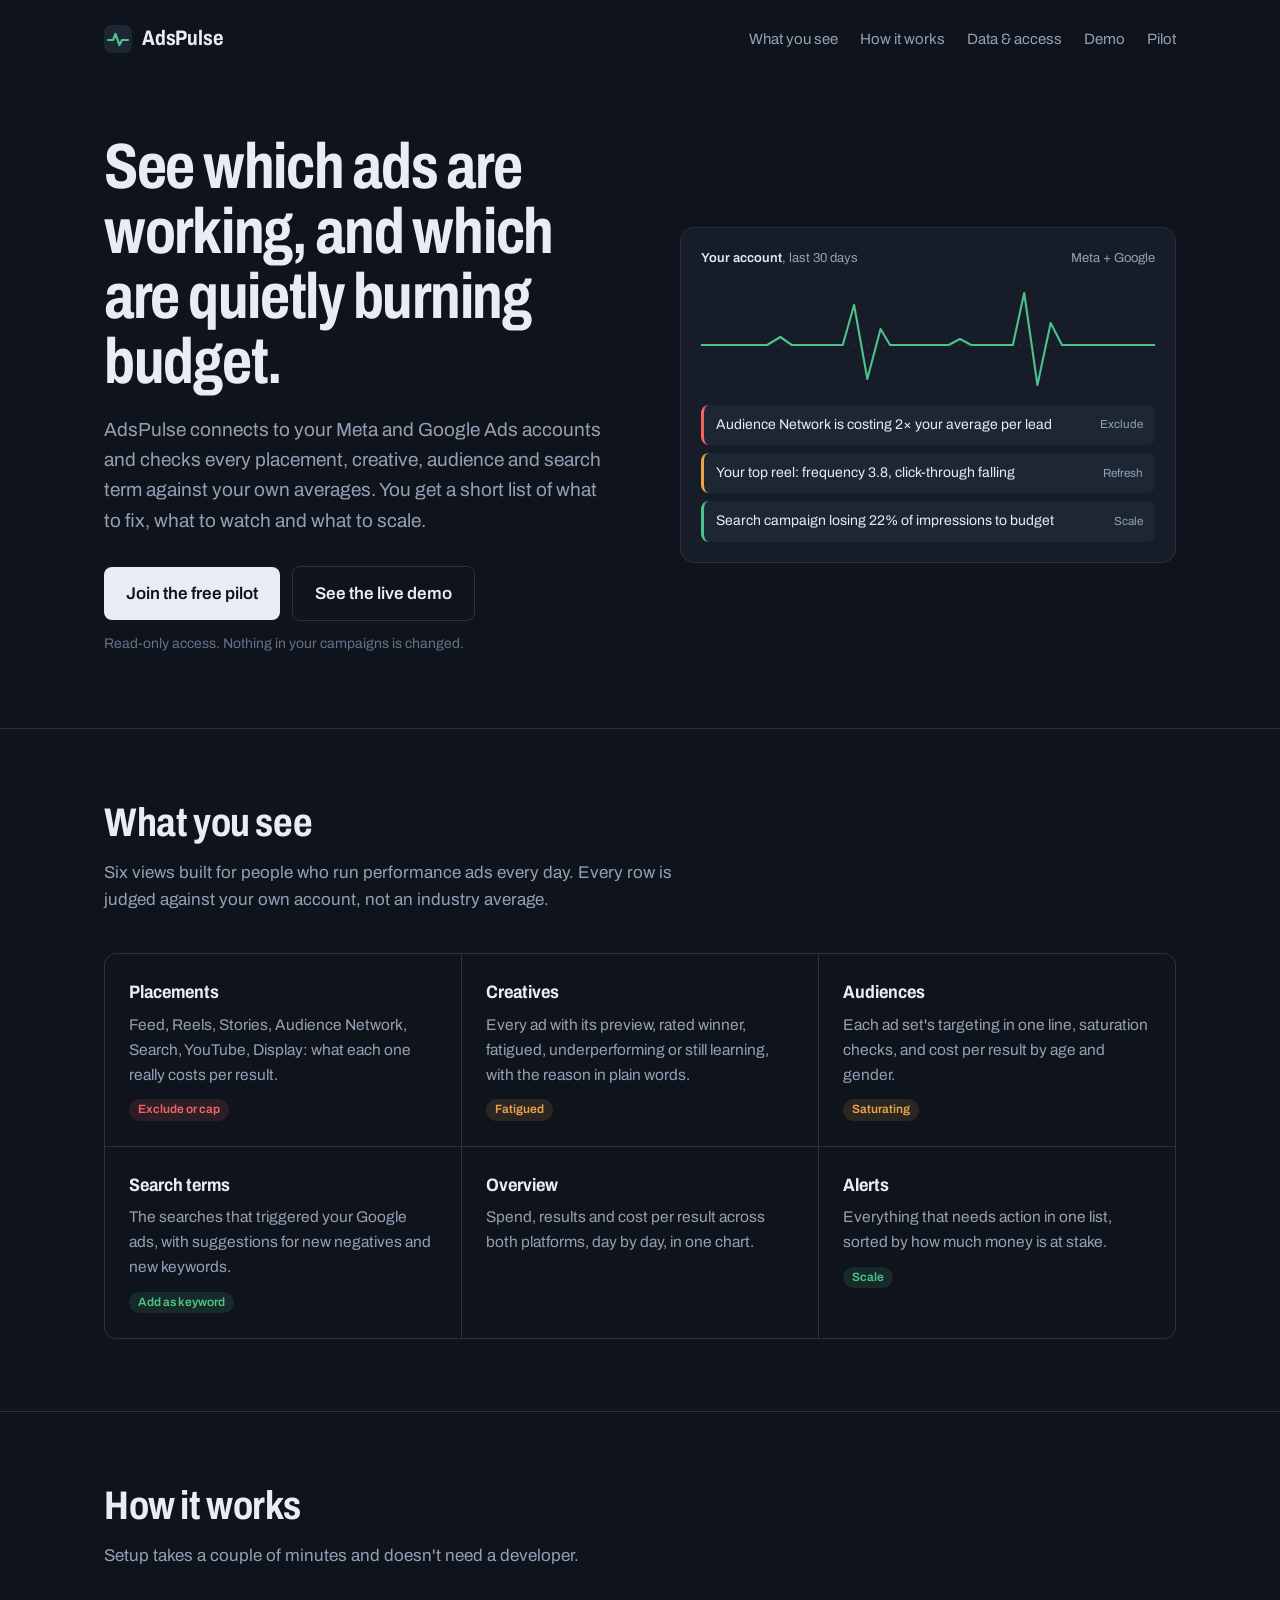
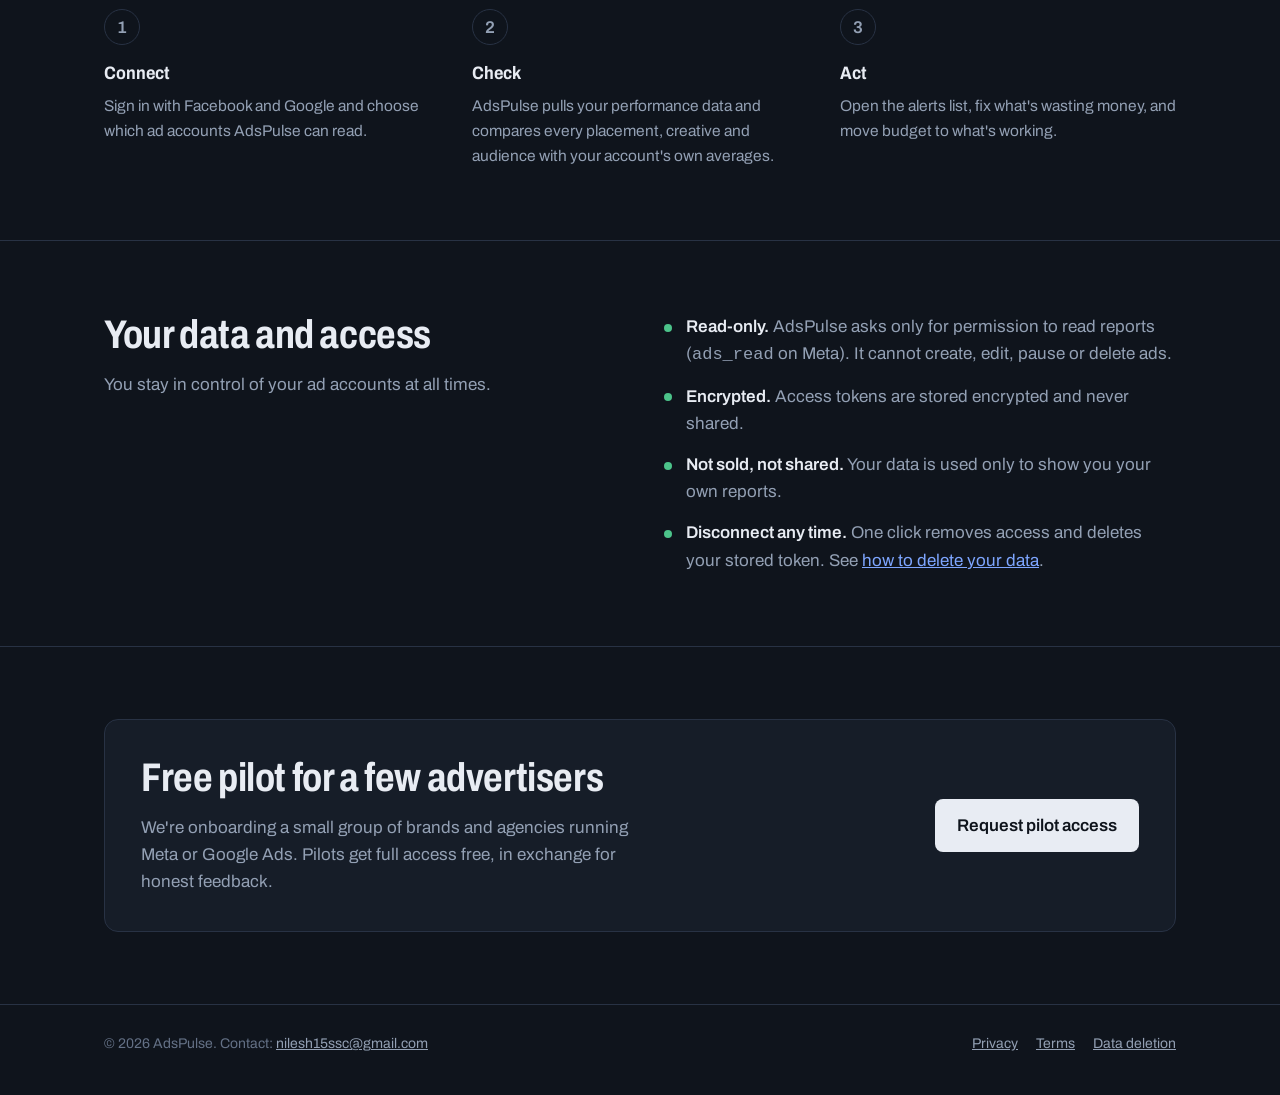
<file: index.html>
<!doctype html><html lang="en"><head><meta charset="utf-8"><meta name="viewport" content="width=device-width, initial-scale=1, viewport-fit=cover"><meta name="color-scheme" content="dark"><link rel="preconnect" href="https://fonts.googleapis.com"><link rel="preconnect" href="https://fonts.gstatic.com" crossorigin><link href="https://fonts.googleapis.com/css2?family=Archivo:wdth,wght@75..100,400..700&display=swap" rel="stylesheet"><link rel="stylesheet" href="style.css"><link rel="icon" href="data:image/svg+xml,<svg width='28' height='28' viewBox='0 0 28 28' aria-hidden='true'><rect width='28' height='28' rx='7' fill='%231d2633'/><path d='M4 15h5l2.5-6 4 11 2.5-5H24' fill='none' stroke='%234cc38a' stroke-width='2.2' stroke-linecap='round' stroke-linejoin='round'/></svg>">
<title>AdsPulse: Meta and Google Ads performance in one view</title>
<meta name="description" content="AdsPulse connects to your Meta and Google Ads accounts read-only and shows which placements, creatives, audiences and search terms are working, and what to fix.">
</head><body>
<div class="wrap"><header class="nav"><a class="logo" href="index.html"><svg width="28" height="28" viewBox="0 0 28 28" aria-hidden="true"><rect width="28" height="28" rx="7" fill="#1d2633"/><path d="M4 15h5l2.5-6 4 11 2.5-5H24" fill="none" stroke="#4cc38a" stroke-width="2.2" stroke-linecap="round" stroke-linejoin="round"/></svg>AdsPulse</a><nav aria-label="Main"><a href="index.html#what">What you see</a><a href="index.html#how">How it works</a><a href="index.html#trust">Data &amp; access</a><a href="app.html">Demo</a><a href="index.html#pilot">Pilot</a></nav></header></div>
<main>
<div class="wrap"><section class="hero">
 <div>
  <h1>See which ads are working, and which are quietly burning budget.</h1>
  <p class="lede">AdsPulse connects to your Meta and Google Ads accounts and checks every placement, creative, audience and search term against your own averages. You get a short list of what to fix, what to watch and what to scale.</p>
  <a class="cta" href="#pilot">Join the free pilot</a> <a class="cta ghost" href="app.html">See the live demo</a>
  <span class="cta-note">Read-only access. Nothing in your campaigns is changed.</span>
 </div>
 <figure class="monitor" aria-label="Example of an AdsPulse account summary" style="margin:0">
  <div class="mh"><span><b>Your account</b>, last 30 days</span><span>Meta + Google</span></div>
  <svg class="pulse" viewBox="0 0 480 120" preserveAspectRatio="none" aria-hidden="true">
   <line class="flat" x1="0" y1="70" x2="480" y2="70"/>
   <path d="M0 70 H70 L84 62 L96 70 H150 L162 30 L176 104 L190 54 L200 70 H262 L274 64 L286 70 H330 L342 18 L356 110 L370 48 L382 70 H480"/>
  </svg>
  <div class="flags">
   <div class="flag"><span>Audience Network is costing 2× your average per lead</span><small>Exclude</small></div>
   <div class="flag"><span>Your top reel: frequency 3.8, click-through falling</span><small>Refresh</small></div>
   <div class="flag"><span>Search campaign losing 22% of impressions to budget</span><small>Scale</small></div>
  </div>
 </figure>
</section></div>

<section class="band" id="what"><div class="wrap">
 <h2>What you see</h2>
 <p class="intro">Six views built for people who run performance ads every day. Every row is judged against your own account, not an industry average.</p>
 <div class="views">
  <div><h3>Placements</h3><p>Feed, Reels, Stories, Audience Network, Search, YouTube, Display: what each one really costs per result.</p><span class="verdict v-r">Exclude or cap</span></div>
  <div><h3>Creatives</h3><p>Every ad with its preview, rated winner, fatigued, underperforming or still learning, with the reason in plain words.</p><span class="verdict v-a">Fatigued</span></div>
  <div><h3>Audiences</h3><p>Each ad set's targeting in one line, saturation checks, and cost per result by age and gender.</p><span class="verdict v-a">Saturating</span></div>
  <div><h3>Search terms</h3><p>The searches that triggered your Google ads, with suggestions for new negatives and new keywords.</p><span class="verdict v-g">Add as keyword</span></div>
  <div><h3>Overview</h3><p>Spend, results and cost per result across both platforms, day by day, in one chart.</p></div>
  <div><h3>Alerts</h3><p>Everything that needs action in one list, sorted by how much money is at stake.</p><span class="verdict v-g">Scale</span></div>
 </div>
</div></section>

<section class="band" id="how"><div class="wrap">
 <h2>How it works</h2>
 <p class="intro">Setup takes a couple of minutes and doesn't need a developer.</p>
 <ol class="how">
  <li><h3>Connect</h3><p>Sign in with Facebook and Google and choose which ad accounts AdsPulse can read.</p></li>
  <li><h3>Check</h3><p>AdsPulse pulls your performance data and compares every placement, creative and audience with your account's own averages.</p></li>
  <li><h3>Act</h3><p>Open the alerts list, fix what's wasting money, and move budget to what's working.</p></li>
 </ol>
</div></section>

<section class="band" id="trust"><div class="wrap trust">
 <div><h2>Your data and access</h2><p class="intro" style="margin:0">You stay in control of your ad accounts at all times.</p></div>
 <ul>
  <li><b>Read-only.</b> AdsPulse asks only for permission to read reports (<code>ads_read</code> on Meta). It cannot create, edit, pause or delete ads.</li>
  <li><b>Encrypted.</b> Access tokens are stored encrypted and never shared.</li>
  <li><b>Not sold, not shared.</b> Your data is used only to show you your own reports.</li>
  <li><b>Disconnect any time.</b> One click removes access and deletes your stored token. See <a href="data-deletion.html">how to delete your data</a>.</li>
 </ul>
</div></section>

<section class="band" id="pilot"><div class="wrap">
 <div class="pilot">
  <div><h2>Free pilot for a few advertisers</h2><p>We're onboarding a small group of brands and agencies running Meta or Google Ads. Pilots get full access free, in exchange for honest feedback.</p></div>
  <a class="cta" href="mailto:nilesh15ssc@gmail.com?subject=AdsPulse%20pilot">Request pilot access</a>
 </div>
</div></section>
</main>
<footer><div class="wrap"><span>© 2026 AdsPulse. Contact: <a href="mailto:nilesh15ssc@gmail.com" style="margin:0">nilesh15ssc@gmail.com</a></span><span><a href="privacy.html">Privacy</a><a href="terms.html">Terms</a><a href="data-deletion.html">Data deletion</a></span></div></footer>
</body></html>
</file>
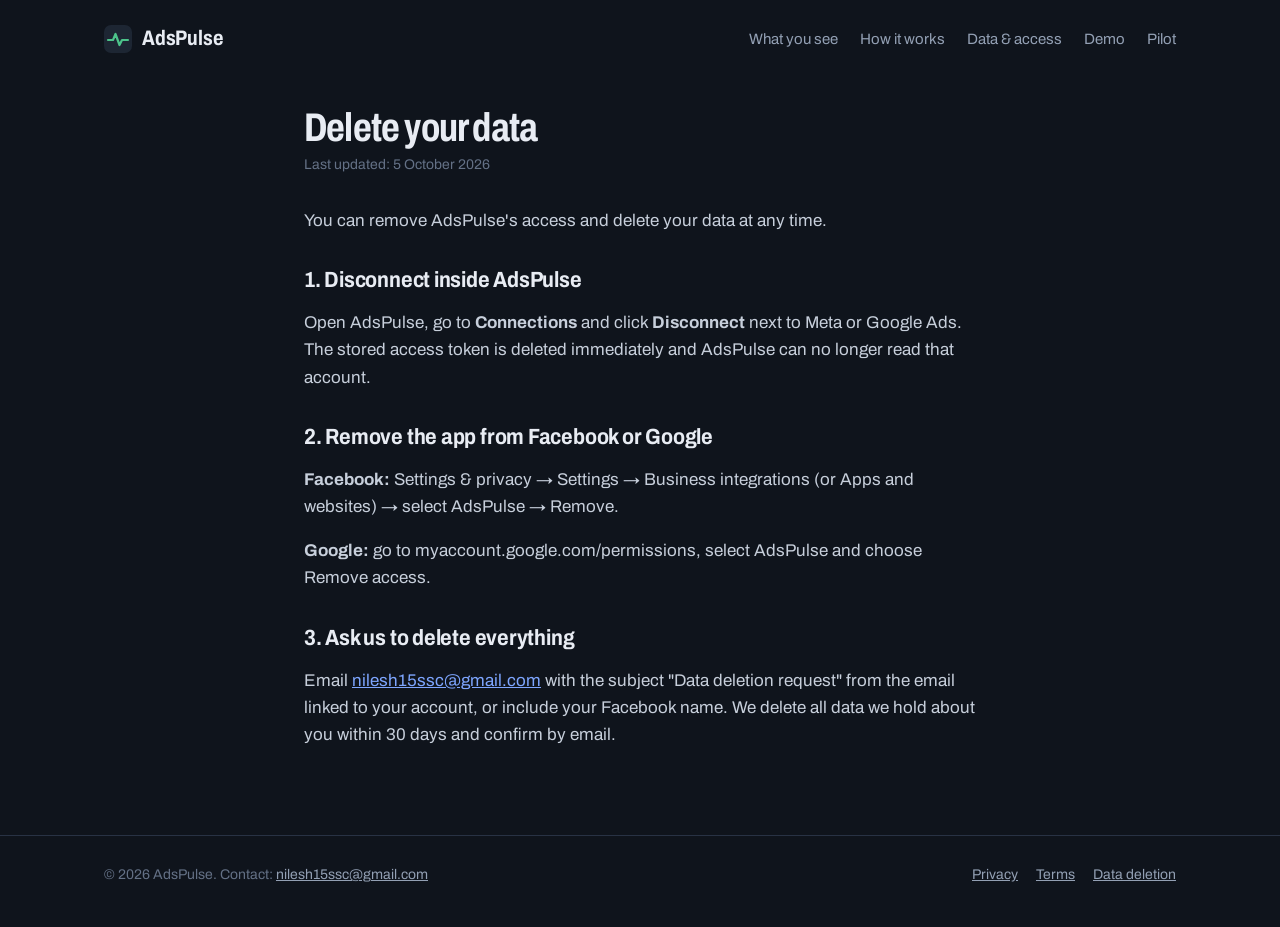
<file: data-deletion.html>
<!doctype html><html lang="en"><head><meta charset="utf-8"><meta name="viewport" content="width=device-width, initial-scale=1, viewport-fit=cover"><meta name="color-scheme" content="dark"><link rel="preconnect" href="https://fonts.googleapis.com"><link rel="preconnect" href="https://fonts.gstatic.com" crossorigin><link href="https://fonts.googleapis.com/css2?family=Archivo:wdth,wght@75..100,400..700&display=swap" rel="stylesheet"><link rel="stylesheet" href="style.css"><link rel="icon" href="data:image/svg+xml,<svg width='28' height='28' viewBox='0 0 28 28' aria-hidden='true'><rect width='28' height='28' rx='7' fill='%231d2633'/><path d='M4 15h5l2.5-6 4 11 2.5-5H24' fill='none' stroke='%234cc38a' stroke-width='2.2' stroke-linecap='round' stroke-linejoin='round'/></svg>"><title>Data deletion · AdsPulse</title></head><body>
<div class="wrap"><header class="nav"><a class="logo" href="index.html"><svg width="28" height="28" viewBox="0 0 28 28" aria-hidden="true"><rect width="28" height="28" rx="7" fill="#1d2633"/><path d="M4 15h5l2.5-6 4 11 2.5-5H24" fill="none" stroke="#4cc38a" stroke-width="2.2" stroke-linecap="round" stroke-linejoin="round"/></svg>AdsPulse</a><nav aria-label="Main"><a href="index.html#what">What you see</a><a href="index.html#how">How it works</a><a href="index.html#trust">Data &amp; access</a><a href="app.html">Demo</a><a href="index.html#pilot">Pilot</a></nav></header></div>
<main class="doc">
<h1>Delete your data</h1><p class="upd">Last updated: 5 October 2026</p>
<p>You can remove AdsPulse's access and delete your data at any time.</p>
<h2>1. Disconnect inside AdsPulse</h2>
<p>Open AdsPulse, go to <b>Connections</b> and click <b>Disconnect</b> next to Meta or Google Ads. The stored access token is deleted immediately and AdsPulse can no longer read that account.</p>
<h2>2. Remove the app from Facebook or Google</h2>
<p><b>Facebook:</b> Settings &amp; privacy → Settings → Business integrations (or Apps and websites) → select AdsPulse → Remove.</p>
<p><b>Google:</b> go to myaccount.google.com/permissions, select AdsPulse and choose Remove access.</p>
<h2>3. Ask us to delete everything</h2>
<p>Email <a href="mailto:nilesh15ssc@gmail.com?subject=Data%20deletion%20request">nilesh15ssc@gmail.com</a> with the subject "Data deletion request" from the email linked to your account, or include your Facebook name. We delete all data we hold about you within 30 days and confirm by email.</p>
</main>
<footer><div class="wrap"><span>© 2026 AdsPulse. Contact: <a href="mailto:nilesh15ssc@gmail.com" style="margin:0">nilesh15ssc@gmail.com</a></span><span><a href="privacy.html">Privacy</a><a href="terms.html">Terms</a><a href="data-deletion.html">Data deletion</a></span></div></footer>
</body></html>
</file>
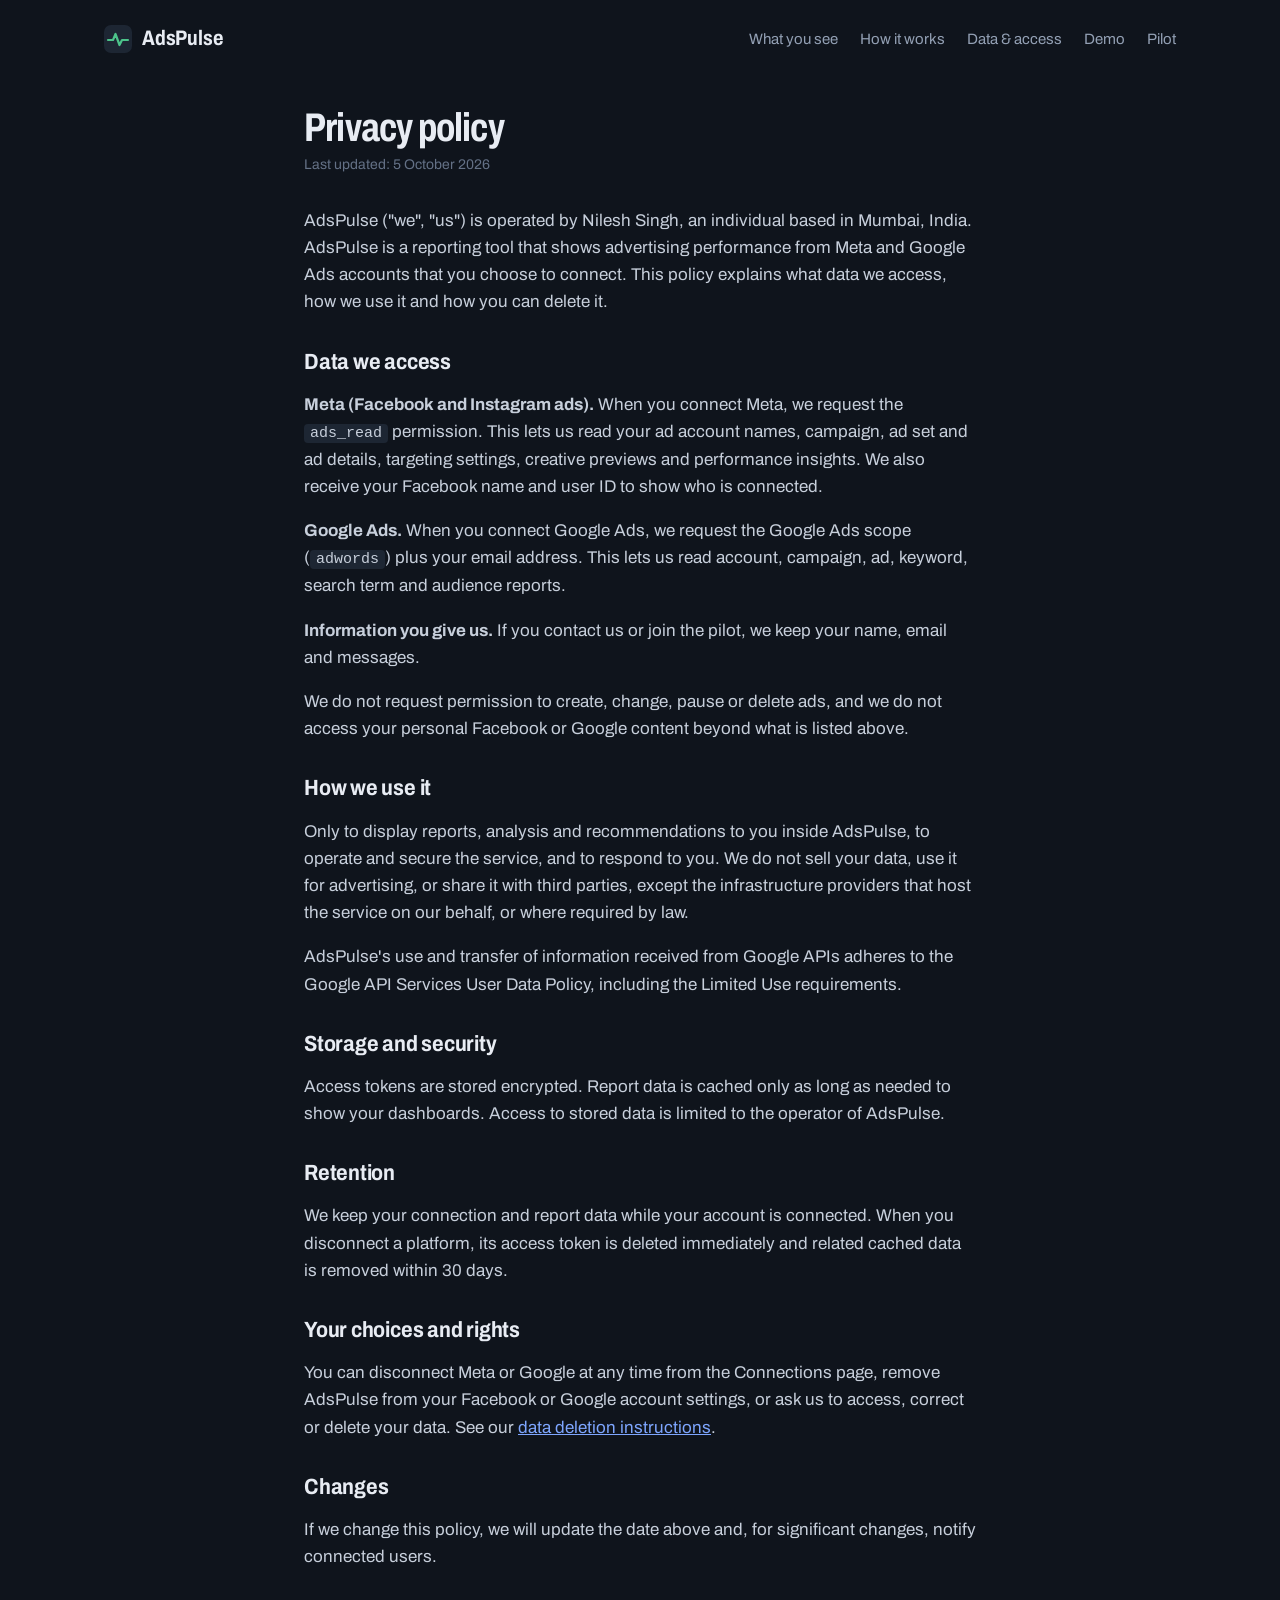
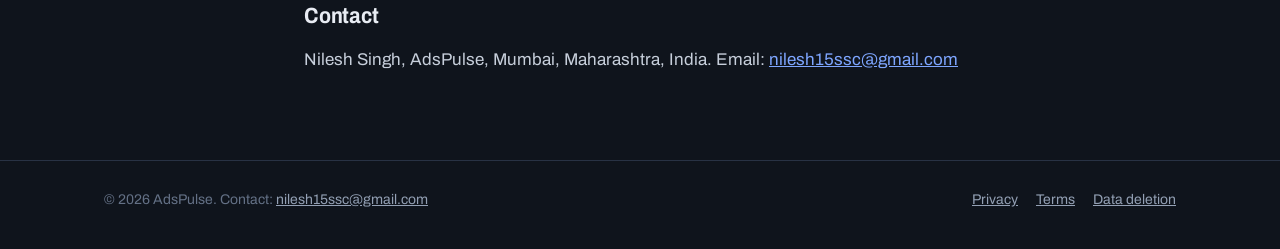
<file: privacy.html>
<!doctype html><html lang="en"><head><meta charset="utf-8"><meta name="viewport" content="width=device-width, initial-scale=1, viewport-fit=cover"><meta name="color-scheme" content="dark"><link rel="preconnect" href="https://fonts.googleapis.com"><link rel="preconnect" href="https://fonts.gstatic.com" crossorigin><link href="https://fonts.googleapis.com/css2?family=Archivo:wdth,wght@75..100,400..700&display=swap" rel="stylesheet"><link rel="stylesheet" href="style.css"><link rel="icon" href="data:image/svg+xml,<svg width='28' height='28' viewBox='0 0 28 28' aria-hidden='true'><rect width='28' height='28' rx='7' fill='%231d2633'/><path d='M4 15h5l2.5-6 4 11 2.5-5H24' fill='none' stroke='%234cc38a' stroke-width='2.2' stroke-linecap='round' stroke-linejoin='round'/></svg>"><title>Privacy policy · AdsPulse</title></head><body>
<div class="wrap"><header class="nav"><a class="logo" href="index.html"><svg width="28" height="28" viewBox="0 0 28 28" aria-hidden="true"><rect width="28" height="28" rx="7" fill="#1d2633"/><path d="M4 15h5l2.5-6 4 11 2.5-5H24" fill="none" stroke="#4cc38a" stroke-width="2.2" stroke-linecap="round" stroke-linejoin="round"/></svg>AdsPulse</a><nav aria-label="Main"><a href="index.html#what">What you see</a><a href="index.html#how">How it works</a><a href="index.html#trust">Data &amp; access</a><a href="app.html">Demo</a><a href="index.html#pilot">Pilot</a></nav></header></div>
<main class="doc">
<h1>Privacy policy</h1><p class="upd">Last updated: 5 October 2026</p>
<p>AdsPulse ("we", "us") is operated by Nilesh Singh, an individual based in Mumbai, India. AdsPulse is a reporting tool that shows advertising performance from Meta and Google Ads accounts that you choose to connect. This policy explains what data we access, how we use it and how you can delete it.</p>
<h2>Data we access</h2>
<p><b>Meta (Facebook and Instagram ads).</b> When you connect Meta, we request the <code>ads_read</code> permission. This lets us read your ad account names, campaign, ad set and ad details, targeting settings, creative previews and performance insights. We also receive your Facebook name and user ID to show who is connected.</p>
<p><b>Google Ads.</b> When you connect Google Ads, we request the Google Ads scope (<code>adwords</code>) plus your email address. This lets us read account, campaign, ad, keyword, search term and audience reports.</p>
<p><b>Information you give us.</b> If you contact us or join the pilot, we keep your name, email and messages.</p>
<p>We do not request permission to create, change, pause or delete ads, and we do not access your personal Facebook or Google content beyond what is listed above.</p>
<h2>How we use it</h2>
<p>Only to display reports, analysis and recommendations to you inside AdsPulse, to operate and secure the service, and to respond to you. We do not sell your data, use it for advertising, or share it with third parties, except the infrastructure providers that host the service on our behalf, or where required by law.</p>
<p>AdsPulse's use and transfer of information received from Google APIs adheres to the Google API Services User Data Policy, including the Limited Use requirements.</p>
<h2>Storage and security</h2>
<p>Access tokens are stored encrypted. Report data is cached only as long as needed to show your dashboards. Access to stored data is limited to the operator of AdsPulse.</p>
<h2>Retention</h2>
<p>We keep your connection and report data while your account is connected. When you disconnect a platform, its access token is deleted immediately and related cached data is removed within 30 days.</p>
<h2>Your choices and rights</h2>
<p>You can disconnect Meta or Google at any time from the Connections page, remove AdsPulse from your Facebook or Google account settings, or ask us to access, correct or delete your data. See our <a href="data-deletion.html">data deletion instructions</a>.</p>
<h2>Changes</h2>
<p>If we change this policy, we will update the date above and, for significant changes, notify connected users.</p>
<h2>Contact</h2>
<p>Nilesh Singh, AdsPulse, Mumbai, Maharashtra, India. Email: <a href="mailto:nilesh15ssc@gmail.com">nilesh15ssc@gmail.com</a></p>
</main>
<footer><div class="wrap"><span>© 2026 AdsPulse. Contact: <a href="mailto:nilesh15ssc@gmail.com" style="margin:0">nilesh15ssc@gmail.com</a></span><span><a href="privacy.html">Privacy</a><a href="terms.html">Terms</a><a href="data-deletion.html">Data deletion</a></span></div></footer>
</body></html>
</file>
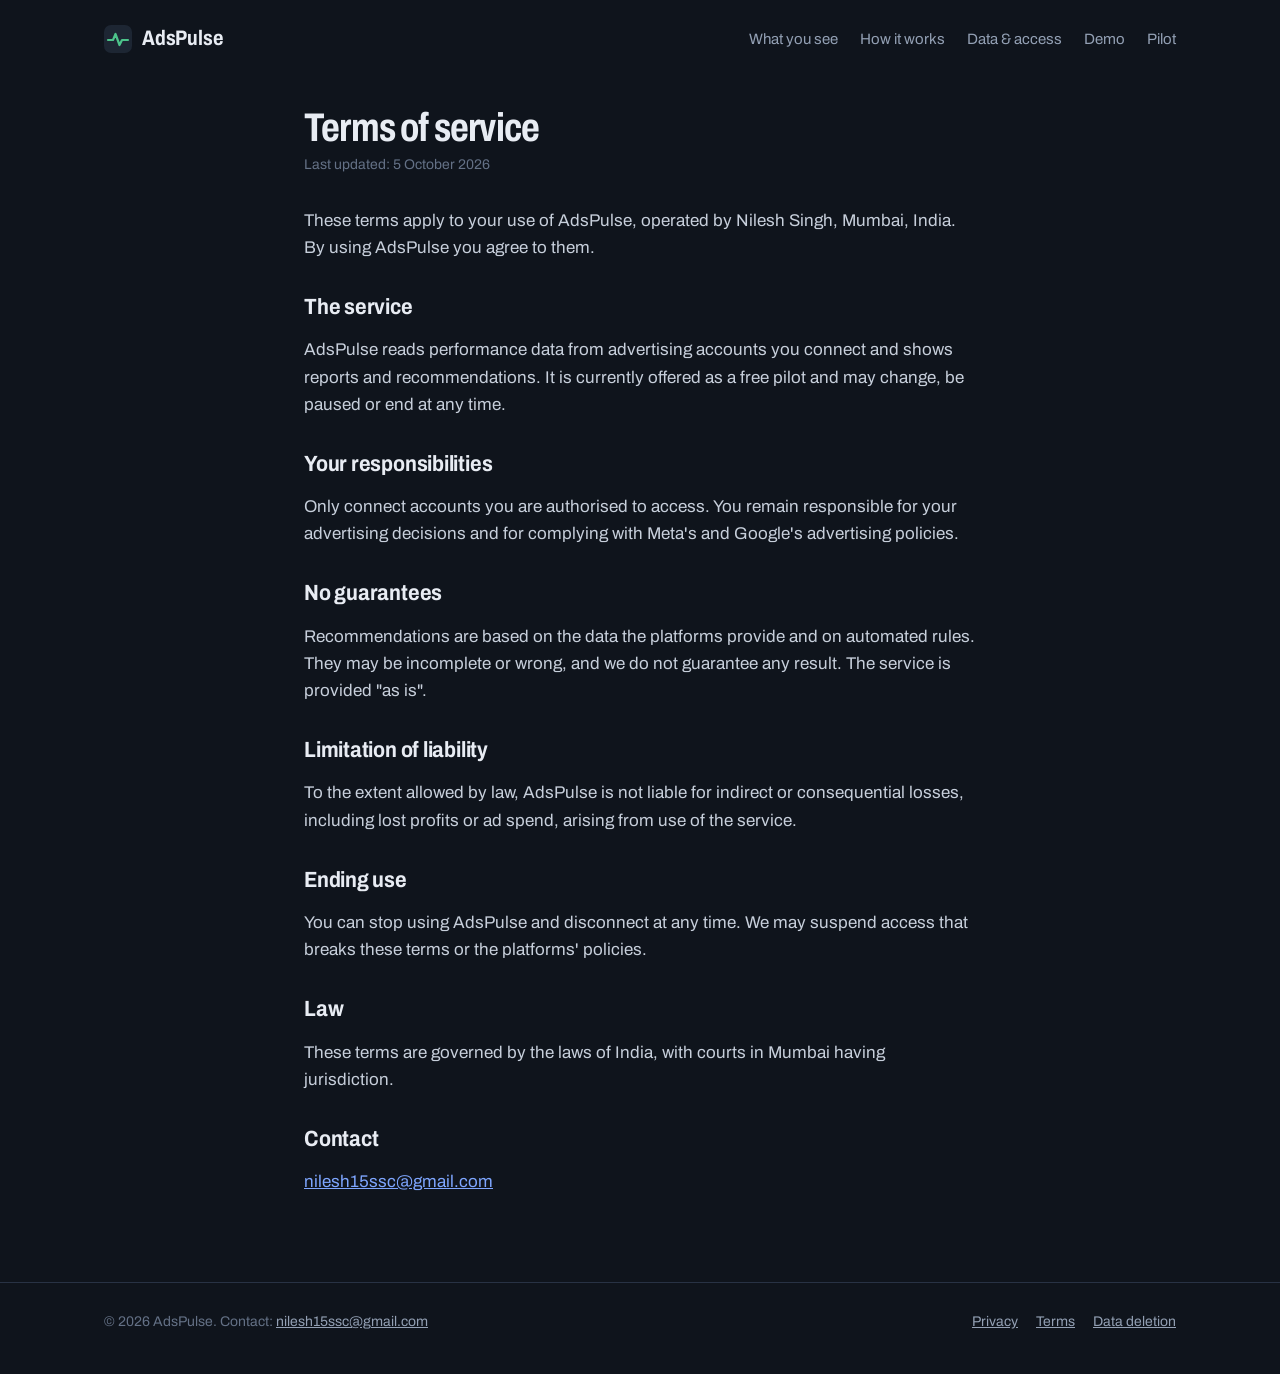
<file: terms.html>
<!doctype html><html lang="en"><head><meta charset="utf-8"><meta name="viewport" content="width=device-width, initial-scale=1, viewport-fit=cover"><meta name="color-scheme" content="dark"><link rel="preconnect" href="https://fonts.googleapis.com"><link rel="preconnect" href="https://fonts.gstatic.com" crossorigin><link href="https://fonts.googleapis.com/css2?family=Archivo:wdth,wght@75..100,400..700&display=swap" rel="stylesheet"><link rel="stylesheet" href="style.css"><link rel="icon" href="data:image/svg+xml,<svg width='28' height='28' viewBox='0 0 28 28' aria-hidden='true'><rect width='28' height='28' rx='7' fill='%231d2633'/><path d='M4 15h5l2.5-6 4 11 2.5-5H24' fill='none' stroke='%234cc38a' stroke-width='2.2' stroke-linecap='round' stroke-linejoin='round'/></svg>"><title>Terms of service · AdsPulse</title></head><body>
<div class="wrap"><header class="nav"><a class="logo" href="index.html"><svg width="28" height="28" viewBox="0 0 28 28" aria-hidden="true"><rect width="28" height="28" rx="7" fill="#1d2633"/><path d="M4 15h5l2.5-6 4 11 2.5-5H24" fill="none" stroke="#4cc38a" stroke-width="2.2" stroke-linecap="round" stroke-linejoin="round"/></svg>AdsPulse</a><nav aria-label="Main"><a href="index.html#what">What you see</a><a href="index.html#how">How it works</a><a href="index.html#trust">Data &amp; access</a><a href="app.html">Demo</a><a href="index.html#pilot">Pilot</a></nav></header></div>
<main class="doc">
<h1>Terms of service</h1><p class="upd">Last updated: 5 October 2026</p>
<p>These terms apply to your use of AdsPulse, operated by Nilesh Singh, Mumbai, India. By using AdsPulse you agree to them.</p>
<h2>The service</h2>
<p>AdsPulse reads performance data from advertising accounts you connect and shows reports and recommendations. It is currently offered as a free pilot and may change, be paused or end at any time.</p>
<h2>Your responsibilities</h2>
<p>Only connect accounts you are authorised to access. You remain responsible for your advertising decisions and for complying with Meta's and Google's advertising policies.</p>
<h2>No guarantees</h2>
<p>Recommendations are based on the data the platforms provide and on automated rules. They may be incomplete or wrong, and we do not guarantee any result. The service is provided "as is".</p>
<h2>Limitation of liability</h2>
<p>To the extent allowed by law, AdsPulse is not liable for indirect or consequential losses, including lost profits or ad spend, arising from use of the service.</p>
<h2>Ending use</h2>
<p>You can stop using AdsPulse and disconnect at any time. We may suspend access that breaks these terms or the platforms' policies.</p>
<h2>Law</h2>
<p>These terms are governed by the laws of India, with courts in Mumbai having jurisdiction.</p>
<h2>Contact</h2>
<p><a href="mailto:nilesh15ssc@gmail.com">nilesh15ssc@gmail.com</a></p>
</main>
<footer><div class="wrap"><span>© 2026 AdsPulse. Contact: <a href="mailto:nilesh15ssc@gmail.com" style="margin:0">nilesh15ssc@gmail.com</a></span><span><a href="privacy.html">Privacy</a><a href="terms.html">Terms</a><a href="data-deletion.html">Data deletion</a></span></div></footer>
</body></html>
</file>
<file: style.css>
:root{--bg:#0f141c;--panel:#161d28;--panel2:#1d2633;--line:#283244;--ink:#e8ecf3;--mute:#93a0b4;--faint:#647186;--blue:#7ea6ff;--green:#4cc38a;--red:#f06464;--amber:#eaa54a;color-scheme:dark}
*{box-sizing:border-box}
:root{padding-top:env(safe-area-inset-top,0px);padding-bottom:env(safe-area-inset-bottom,0px)}
html{scroll-padding-top:env(safe-area-inset-top,0px)}
body{margin:0;background:var(--bg);color:var(--ink);font:17px/1.6 'Archivo',system-ui,-apple-system,'Segoe UI',sans-serif}
a{color:var(--blue)}
:focus-visible{outline:2px solid var(--blue);outline-offset:3px}
.wrap{max-width:1120px;margin:0 auto;padding:0 24px}
header.nav{display:flex;justify-content:space-between;align-items:center;padding:22px 0}
.logo{display:flex;align-items:center;gap:10px;color:var(--ink);text-decoration:none;font-weight:700;font-stretch:82%;font-size:21px;letter-spacing:-.01em}
.logo svg{flex:none}
.nav nav{display:flex;gap:22px;font-size:15px}
.nav nav a{color:var(--mute);text-decoration:none}.nav nav a:hover{color:var(--ink)}
.hero{display:grid;grid-template-columns:1.05fr 1fr;gap:56px;align-items:center;padding:56px 0 72px}
h1{font-size:clamp(38px,5.4vw,64px);line-height:1.02;font-stretch:76%;font-weight:700;letter-spacing:-.02em;margin:0 0 20px}
.lede{font-size:19px;color:var(--mute);max-width:46ch;margin:0 0 30px}
.cta{display:inline-block;background:var(--ink);color:var(--bg);text-decoration:none;font-weight:600;padding:13px 22px;border-radius:8px}
.cta:hover{background:#fff}
.cta.ghost{background:transparent;color:var(--ink);border:1px solid var(--line);margin-left:8px}.cta.ghost:hover{background:var(--panel2)}
.cta-note{display:block;margin-top:12px;font-size:14px;color:var(--faint)}
/* the one moment: the account's pulse */
.monitor{background:var(--panel);border:1px solid var(--line);border-radius:14px;padding:20px;position:relative}
.monitor .mh{display:flex;justify-content:space-between;font-size:13px;color:var(--mute);margin-bottom:6px}
.monitor .mh b{color:var(--ink);font-weight:600}
.pulse{width:100%;height:120px;display:block}
.pulse path{fill:none;stroke:var(--green);stroke-width:2.2;stroke-linejoin:round;stroke-linecap:round;stroke-dasharray:1400;stroke-dashoffset:1400;animation:draw 2.4s .2s ease-out forwards}
.pulse .flat{stroke:var(--line);stroke-width:1;stroke-dasharray:3 5;animation:none;stroke-dashoffset:0}
@keyframes draw{to{stroke-dashoffset:0}}
.flags{display:grid;gap:8px;margin-top:10px}
.flag{display:flex;justify-content:space-between;gap:12px;align-items:center;background:var(--panel2);border-radius:8px;padding:9px 12px;font-size:14px;opacity:0;animation:in .4s forwards}
.flag:nth-child(1){animation-delay:1.5s;border-left:3px solid var(--red)}.flag:nth-child(2){animation-delay:1.8s;border-left:3px solid var(--amber)}.flag:nth-child(3){animation-delay:2.1s;border-left:3px solid var(--green)}
.flag small{color:var(--mute);white-space:nowrap}
@keyframes in{to{opacity:1}}
section.band{border-top:1px solid var(--line);padding:72px 0}
h2{font-size:clamp(28px,3.4vw,40px);font-stretch:80%;line-height:1.1;margin:0 0 14px;letter-spacing:-.01em}
.intro{color:var(--mute);max-width:60ch;margin:0 0 40px}
.views{display:grid;grid-template-columns:repeat(3,1fr);gap:1px;background:var(--line);border:1px solid var(--line);border-radius:12px;overflow:hidden}
.views div{background:var(--bg);padding:24px}
.views h3{margin:0 0 6px;font-size:18px;font-stretch:88%}
.views p{margin:0;color:var(--mute);font-size:15.5px}
.verdict{display:inline-block;font-size:12px;font-weight:600;border-radius:20px;padding:1px 9px;margin-top:12px}
.v-g{background:rgba(76,195,138,.12);color:var(--green)}.v-r{background:rgba(240,100,100,.12);color:var(--red)}.v-a{background:rgba(234,165,74,.12);color:var(--amber)}
.how{display:grid;grid-template-columns:repeat(3,1fr);gap:32px;counter-reset:s;list-style:none;padding:0;margin:0}
.how li{counter-increment:s}
.how li::before{content:counter(s);display:grid;place-items:center;width:34px;height:34px;border-radius:50%;border:1px solid var(--line);color:var(--mute);font-weight:600;margin-bottom:14px}
.how h3{margin:0 0 6px;font-size:18px;font-stretch:88%}.how p{margin:0;color:var(--mute);font-size:15.5px}
.trust{display:grid;grid-template-columns:1fr 1fr;gap:48px;align-items:start}
.trust ul{margin:0;padding:0;list-style:none;display:grid;gap:14px}
.trust li{padding-left:22px;position:relative;color:var(--mute)}
.trust li::before{content:'';position:absolute;left:0;top:.62em;width:8px;height:8px;border-radius:50%;background:var(--green)}
.trust li b{color:var(--ink);font-weight:600}
.pilot{background:var(--panel);border:1px solid var(--line);border-radius:14px;padding:36px;display:flex;justify-content:space-between;gap:28px;align-items:center;flex-wrap:wrap}
.pilot p{margin:0;color:var(--mute);max-width:52ch}
footer{border-top:1px solid var(--line);padding:28px 0 40px;color:var(--faint);font-size:14px}
footer .wrap{display:flex;justify-content:space-between;gap:16px;flex-wrap:wrap}
footer a{color:var(--mute);margin-left:18px}
/* legal pages */
.doc{max-width:720px;margin:0 auto;padding:30px 24px 70px}
.doc h1{font-size:40px;margin-bottom:6px}
.doc .upd{color:var(--faint);font-size:14px;margin:0 0 30px}
.doc h2{font-size:22px;margin:34px 0 8px;font-stretch:88%}
.doc p,.doc li{color:#c7cfdb}
.doc code{background:var(--panel2);padding:1px 6px;border-radius:4px;font-size:15px}
@media (max-width:860px){.hero,.trust{grid-template-columns:1fr;gap:36px}.views,.how{grid-template-columns:1fr}.nav nav{display:none}.hero{padding-top:24px}}
@media (prefers-reduced-motion:reduce){.pulse path{animation:none;stroke-dashoffset:0}.flag{animation:none;opacity:1}}
</file>
